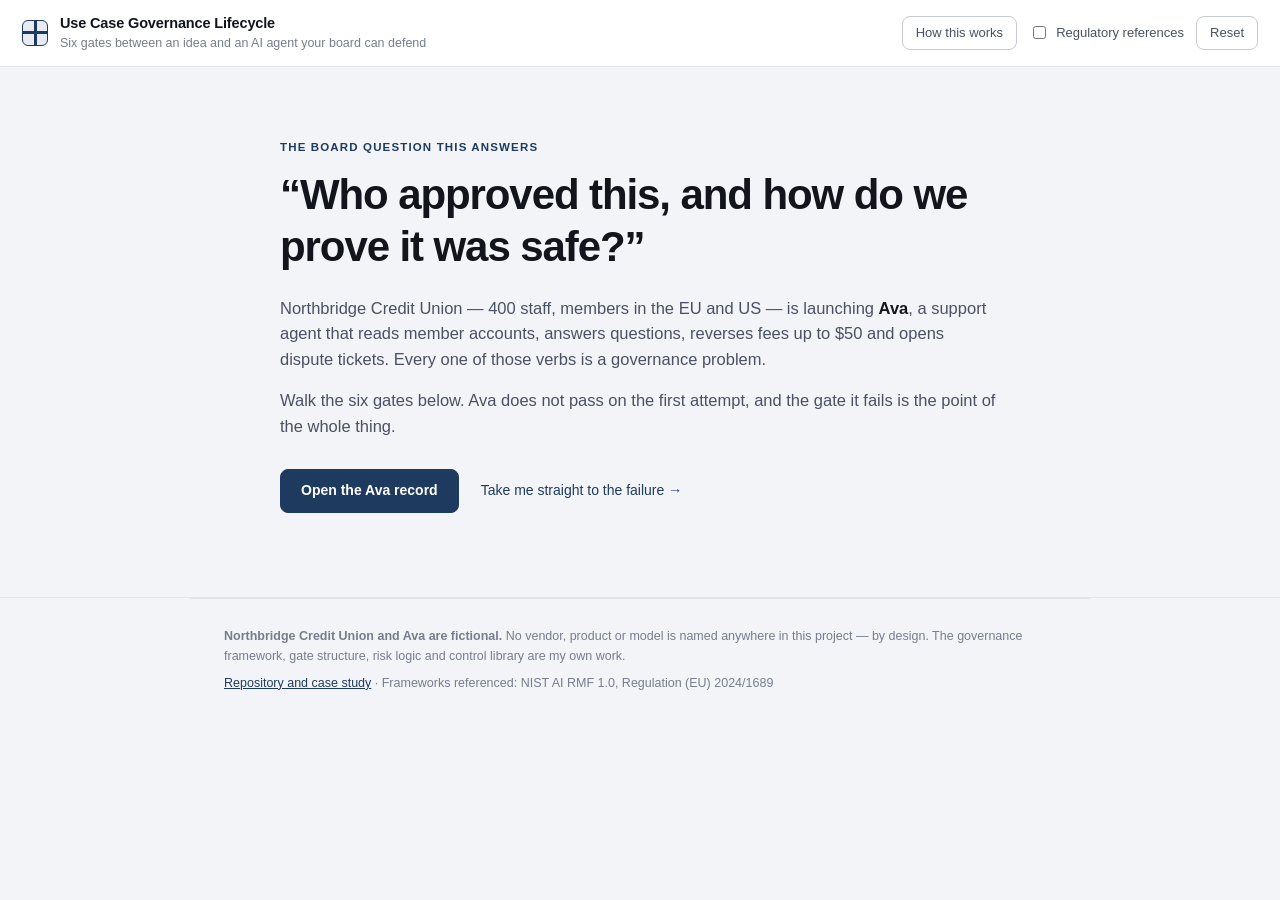
<file: index.html>
<!DOCTYPE html>
<html lang="en">
<head>
<meta charset="utf-8">
<meta name="viewport" content="width=device-width, initial-scale=1">
<title>Use Case Governance Lifecycle — six gates from idea to approved AI agent</title>
<meta name="description" content="A working six-gate governance lifecycle for AI agents, demonstrated on a fictional credit union support agent that fails its control gate on the first pass.">
<link rel="stylesheet" href="assets/styles.css">
</head>
<body>

<header class="topbar">
  <div class="brand">
    <span class="mark" aria-hidden="true"></span>
    <div>
      <strong>Use Case Governance Lifecycle</strong>
      <span class="sub">Six gates between an idea and an AI agent your board can defend</span>
    </div>
  </div>
  <div class="topctl">
    <button id="methbtn" class="ghost">How this works</button>
    <label class="tog"><input type="checkbox" id="regtoggle"><span>Regulatory references</span></label>
    <button id="resetbtn" class="ghost">Reset</button>
  </div>
</header>

<div id="intro" class="intro">
  <div class="intro-in">
    <p class="eyebrow">The board question this answers</p>
    <h1>“Who approved this, and how do we prove it was safe?”</h1>
    <p class="lede">Northbridge Credit Union — 400 staff, members in the EU and US — is launching <strong>Ava</strong>, a support agent that reads member accounts, answers questions, reverses fees up to $50 and opens dispute tickets. Every one of those verbs is a governance problem.</p>
    <p class="lede">Walk the six gates below. Ava does not pass on the first attempt, and the gate it fails is the point of the whole thing.</p>
    <div class="intro-act">
      <button id="startbtn" class="primary">Open the Ava record</button>
      <a class="linky" href="#" id="jumpfail">Take me straight to the failure →</a>
    </div>
  </div>
</div>

<main id="app" hidden>
  <nav class="rail" aria-label="Lifecycle gates">
    <ol id="railList"></ol>
    <div class="railfoot">
      <div class="tierbox" id="tierBox">
        <span class="tierlabel">Risk tier</span>
        <span class="tiername" id="tierName">Not yet assessed</span>
      </div>
      <button id="recordbtn" class="ghost wide">View approval record</button>
    </div>
  </nav>

  <section class="stage" id="stage"></section>

  <aside class="side">
    <h2 class="sidehead">Decision log</h2>
    <p class="sidenote">Append-only. This is the artefact that answers the board question.</p>
    <ol id="logList" class="log"></ol>
  </aside>
</main>

<div id="modal" class="modal" hidden>
  <div class="modal-in" role="dialog" aria-modal="true" aria-label="Approval record">
    <div class="modal-head">
      <strong>Approval record</strong>
      <div>
        <button id="copyrec" class="ghost">Copy as Markdown</button>
        <button id="closerec" class="ghost">Close</button>
      </div>
    </div>
    <div id="recbody" class="recbody"></div>
  </div>
</div>

<div id="methModal" class="modal" hidden>
  <div class="modal-in" role="dialog" aria-modal="true" aria-label="How this works">
    <div class="modal-head">
      <strong>How this works</strong>
      <div>
        <button id="closemeth" class="ghost">Close</button>
      </div>
    </div>
    <div id="methbody" class="recbody"></div>
  </div>
</div>

<footer class="foot">
  <p><strong>Northbridge Credit Union and Ava are fictional.</strong> No vendor, product or model is named anywhere in this project — by design. The governance framework, gate structure, risk logic and control library are my own work.</p>
  <p class="foot-links"><a href="https://github.com/Saa2252/use-case-governance-lifecycle">Repository and case study</a> · Frameworks referenced: NIST AI RMF 1.0, Regulation (EU) 2024/1689</p>
</footer>

<script src="assets/data.js"></script>
<script src="assets/app.js"></script>
</body>
</html>
</file>
<file: assets/styles.css>
/* Use Case Governance Lifecycle — styles */

/* Cool neutral base + deep navy accent — closer to the register of real GRC
   /  enterprise-risk tooling (Vanta, Drata, OneTrust, ServiceNow) than the
   warmer teal-on-cream a consumer or wellness product would use. */
:root {
  --bg: #f3f4f7;
  --panel: #ffffff;
  --ink: #12151c;
  --ink2: #4a5163;
  --ink3: #767d8e;
  --line: #e2e4ea;
  --line2: #c7cad4;
  --accent: #1f3a5f;
  --accent-soft: #e7ecf3;
  --ok: #196b45;
  --ok-soft: #e3f1ea;
  --warn: #8a5a00;
  --warn-soft: #f7eeda;
  --bad: #a3242a;
  --bad-soft: #f9e9e8;
  --radius: 10px;
  --mono: ui-monospace, SFMono-Regular, "SF Mono", Menlo, monospace;
  --sans: -apple-system, BlinkMacSystemFont, "Segoe UI", Inter, Helvetica, Arial, sans-serif;
}

@media (prefers-color-scheme: dark) {
  :root {
    --bg: #0e1014; --panel: #171a21; --ink: #edeef2; --ink2: #a8afbd; --ink3: #767e8e;
    --line: #262a33; --line2: #333846; --accent: #5085b8; --accent-soft: #172a3f;
    --ok: #5fbf8a; --ok-soft: #12281c; --warn: #d9a441; --warn-soft: #2a2013;
    --bad: #dd8481; --bad-soft: #301a1a;
  }
}

* { box-sizing: border-box; }

/* `hidden` must beat the display rules below (.modal is grid, main is grid). */
[hidden] { display: none !important; }

html { -webkit-text-size-adjust: 100%; }

body {
  margin: 0;
  font-family: var(--sans);
  background: var(--bg);
  color: var(--ink);
  font-size: 15px;
  line-height: 1.55;
}

button { font: inherit; cursor: pointer; }
h1, h2, h3, h4 { line-height: 1.25; margin: 0; font-weight: 600; letter-spacing: -0.011em; }

/* ---------- top bar ---------- */

.topbar {
  display: flex; align-items: center; justify-content: space-between; gap: 20px;
  padding: 12px 22px; background: var(--panel);
  border-bottom: 1px solid var(--line);
  position: sticky; top: 0; z-index: 40; flex-wrap: wrap;
}

.brand { display: flex; align-items: center; gap: 12px; }
.brand strong { display: block; font-size: 14.5px; letter-spacing: -0.01em; }
.brand .sub { display: block; font-size: 12.5px; color: var(--ink3); }

.mark {
  width: 26px; height: 26px; border-radius: 6px; flex: none;
  background:
    linear-gradient(var(--accent), var(--accent)) center/100% 3px no-repeat,
    linear-gradient(var(--accent), var(--accent)) center/3px 100% no-repeat,
    var(--accent-soft);
  border: 1px solid var(--accent);
}

.topctl { display: flex; align-items: center; gap: 12px; flex-wrap: wrap; }

.tog { display: inline-flex; align-items: center; gap: 7px; font-size: 13px; color: var(--ink2); cursor: pointer; }
.tog input { accent-color: var(--accent); }

button.ghost {
  background: transparent; border: 1px solid var(--line2); color: var(--ink2);
  border-radius: 8px; padding: 6px 13px; font-size: 13px;
}
button.ghost:hover { border-color: var(--accent); color: var(--accent); }
button.ghost.wide { width: 100%; }

button.primary {
  background: var(--accent); color: #fff; border: 1px solid var(--accent);
  border-radius: 8px; padding: 10px 20px; font-size: 14px; font-weight: 550;
}
button.primary:hover { filter: brightness(1.12); }
button.primary:disabled { opacity: .42; cursor: not-allowed; filter: none; }

/* ---------- intro ---------- */

.intro { padding: 72px 22px 84px; border-bottom: 1px solid var(--line); }
.intro-in { max-width: 720px; margin: 0 auto; }
.eyebrow { font-size: 11.5px; letter-spacing: .1em; text-transform: uppercase; color: var(--accent); margin: 0 0 12px; font-weight: 600; }
.intro h1 { font-size: clamp(28px, 5vw, 42px); margin-bottom: 22px; letter-spacing: -0.026em; }
.lede { font-size: 16.5px; color: var(--ink2); margin: 0 0 16px; }
.lede strong { color: var(--ink); }
.intro-act { margin-top: 30px; display: flex; align-items: center; gap: 22px; flex-wrap: wrap; }
.linky { color: var(--accent); font-size: 14px; text-decoration: none; border-bottom: 1px solid transparent; }
.linky:hover { border-bottom-color: var(--accent); }

/* ---------- layout ---------- */

main {
  display: grid;
  grid-template-columns: 268px minmax(0, 1fr) 300px;
  align-items: start;
  max-width: 1440px; margin: 0 auto;
}

.rail, .side {
  position: sticky; top: 62px;
  max-height: calc(100vh - 62px); overflow-y: auto;
  padding: 24px 18px;
}
.rail { border-right: 1px solid var(--line); }
.side { border-left: 1px solid var(--line); }

.stage { padding: 30px 34px 90px; min-width: 0; }

/* ---------- gate rail ---------- */

.rail ol { list-style: none; margin: 0; padding: 0; }

.railitem {
  display: grid; grid-template-columns: 26px 1fr; gap: 11px;
  padding: 11px 11px; border-radius: 9px; cursor: pointer;
  border: 1px solid transparent; margin-bottom: 3px;
}
.railitem:hover { background: var(--panel); }
.railitem.cur { background: var(--panel); border-color: var(--line2); }

.rnum {
  width: 26px; height: 26px; border-radius: 50%; display: grid; place-items: center;
  font-size: 12px; font-weight: 600; border: 1px solid var(--line2); color: var(--ink3);
  background: var(--bg);
}
.railitem.cur .rnum { border-color: var(--accent); color: var(--accent); }
.rnum.done { background: var(--ok); border-color: var(--ok); color: #fff; }
.rnum.fail { background: var(--bad); border-color: var(--bad); color: #fff; }
.rnum.cond { background: var(--warn); border-color: var(--warn); color: #fff; }

.rtitle { display: block; font-size: 13.5px; font-weight: 550; }
.rformal { display: block; font-size: 11.5px; color: var(--ink3); }

.railfoot { margin-top: 22px; padding-top: 18px; border-top: 1px solid var(--line); display: grid; gap: 12px; }
.tierbox { padding: 11px 13px; border-radius: 9px; border: 1px solid var(--line2); background: var(--panel); }
.tierlabel { display: block; font-size: 11px; text-transform: uppercase; letter-spacing: .08em; color: var(--ink3); }
.tiername { font-size: 14px; font-weight: 600; }
.tierbox.t1 { border-color: var(--bad); background: var(--bad-soft); } .tierbox.t1 .tiername { color: var(--bad); }
.tierbox.t2 { border-color: var(--warn); background: var(--warn-soft); } .tierbox.t2 .tiername { color: var(--warn); }
.tierbox.t3 { border-color: var(--ok); background: var(--ok-soft); } .tierbox.t3 .tiername { color: var(--ok); }

/* ---------- gate header ---------- */

.gatehead { margin-bottom: 26px; }
.gatehead .gn { font-size: 11.5px; letter-spacing: .1em; text-transform: uppercase; color: var(--accent); font-weight: 600; }
.gatehead h2 { font-size: clamp(23px, 3.4vw, 31px); margin: 7px 0 10px; letter-spacing: -0.022em; }
.gatehead .gq { color: var(--ink2); max-width: 62ch; margin: 0 0 16px; }

.meta { display: flex; gap: 10px; flex-wrap: wrap; }
.chip {
  font-size: 12px; padding: 4px 11px; border-radius: 20px;
  border: 1px solid var(--line2); color: var(--ink2); background: var(--panel);
}
.chip b { font-weight: 600; color: var(--ink); }

/* ---------- cards / fields ---------- */

.card {
  background: var(--panel); border: 1px solid var(--line);
  border-radius: var(--radius); padding: 20px 22px; margin-bottom: 14px;
}
.card > h3 { font-size: 15px; margin-bottom: 4px; }
.card .hint { font-size: 13px; color: var(--ink3); margin: 0 0 14px; }

.f { margin-bottom: 20px; }
.f:last-child { margin-bottom: 0; }
.f label.lab { display: block; font-size: 14px; font-weight: 550; margin-bottom: 3px; }
.f .fh { font-size: 12.5px; color: var(--ink3); margin: 0 0 8px; }

input[type=text], textarea, select {
  width: 100%; font: inherit; font-size: 14px; color: var(--ink);
  background: var(--bg); border: 1px solid var(--line2);
  border-radius: 8px; padding: 9px 11px;
}
textarea { min-height: 74px; resize: vertical; }
input[type=text]:focus, textarea:focus, select:focus { outline: 2px solid var(--accent); outline-offset: -1px; border-color: var(--accent); }

.checks { display: grid; gap: 7px; }
.checks label { display: flex; gap: 9px; align-items: flex-start; font-size: 14px; color: var(--ink2); cursor: pointer; }
.checks input { accent-color: var(--accent); margin-top: 3px; }

/* ---------- risk questions ---------- */

.rq { border-bottom: 1px solid var(--line); padding: 18px 0; }
.rq:first-of-type { padding-top: 0; }
.rq:last-of-type { border-bottom: 0; padding-bottom: 0; }
.rq .lab { font-size: 14.5px; font-weight: 550; display: block; margin-bottom: 3px; }
.rq .why { font-size: 12.5px; color: var(--ink3); margin: 0 0 11px; max-width: 66ch; }

.wtag { font-size: 10px; font-weight: 700; letter-spacing: .04em; text-transform: uppercase;
  color: var(--accent); background: var(--accent-soft); border: 1px solid var(--accent);
  border-radius: 4px; padding: 2px 7px; margin-left: 8px; vertical-align: middle; cursor: help; }

.opts { display: grid; gap: 6px; }
.opt {
  display: flex; gap: 9px; align-items: flex-start; font-size: 13.5px; color: var(--ink2);
  padding: 7px 11px; border: 1px solid var(--line); border-radius: 8px; cursor: pointer; background: var(--bg);
}
.opt:hover { border-color: var(--line2); }
.opt.sel { border-color: var(--accent); background: var(--accent-soft); color: var(--ink); }
.opt input { accent-color: var(--accent); margin-top: 3px; }
.opt .sev { margin-left: auto; font-size: 10.5px; letter-spacing: .06em; text-transform: uppercase; color: var(--ink3); }

/* ---------- verdict block ---------- */

.verdict { border-radius: var(--radius); padding: 20px 22px; margin-bottom: 14px; border: 1px solid; }
.verdict.t1 { border-color: var(--bad); background: var(--bad-soft); }
.verdict.t2 { border-color: var(--warn); background: var(--warn-soft); }
.verdict.t3 { border-color: var(--ok); background: var(--ok-soft); }
.verdict h3 { font-size: 19px; margin-bottom: 6px; }
.verdict p { margin: 0 0 12px; font-size: 14px; color: var(--ink2); }
.verdict ul { margin: 0; padding-left: 18px; font-size: 13.5px; color: var(--ink2); }
.verdict li { margin-bottom: 6px; }
.verdict li b { color: var(--ink); }

/* ---------- controls ---------- */

.cgroup { font-size: 11.5px; letter-spacing: .09em; text-transform: uppercase; color: var(--ink3);
  font-weight: 600; margin: 22px 0 9px; }
.cgroup:first-child { margin-top: 0; }

.ctrl { background: var(--panel); border: 1px solid var(--line); border-radius: var(--radius);
  padding: 16px 18px; margin-bottom: 9px; }
.ctrl.bad { border-color: var(--bad); border-left-width: 3px; }
.ctrl.cond { border-color: var(--warn); border-left-width: 3px; }
.ctrl.ok { border-left: 3px solid var(--ok); }

.ctrl-top { display: flex; gap: 14px; align-items: flex-start; justify-content: space-between; }
.ctrl h4 { font-size: 14.5px; }
.ctrl .plain { font-size: 13.5px; color: var(--ink2); margin: 5px 0 0; max-width: 68ch; }
.ctrl .askq { font-size: 13px; color: var(--ink3); margin: 8px 0 0; font-style: italic; }

.states { display: flex; gap: 5px; flex: none; }
.states button {
  border: 1px solid var(--line2); background: var(--bg); color: var(--ink3);
  border-radius: 7px; padding: 4px 10px; font-size: 12px;
}
.states button[data-s=yes].on { background: var(--ok); border-color: var(--ok); color: #fff; }
.states button[data-s=no].on { background: var(--bad); border-color: var(--bad); color: #fff; }
.states button[data-s=na].on { background: var(--ink3); border-color: var(--ink3); color: #fff; }
/* Prohibited-practice screen: opposite polarity from the controls above —
   here "No" is the safe answer, so it takes the ok colour, not "Yes". */
.states button[data-s=clear].on { background: var(--ok); border-color: var(--ok); color: #fff; }
.states button[data-s=flag].on { background: var(--bad); border-color: var(--bad); color: #fff; }

.prohcheck { padding: 13px 0; border-top: 1px solid var(--line); }
.prohcheck:first-child { border-top: 0; padding-top: 0; }
.prohcheck .q { font-size: 13.5px; color: var(--ink); }
.prohcheck .art { font-family: var(--mono); font-size: 10.5px; color: var(--ink3);
  margin-left: 8px; white-space: nowrap; }
.prohcheck .states { margin-top: 9px; }

/* Collapsed by default: a clean pass (the ordinary case) shouldn't cost a
   skimming reviewer eight rows of scroll. <details>/<summary> rather than
   a hand-rolled JS toggle — free keyboard support, no extra state to manage
   for open/closed beyond remembering a manual open across re-renders. */
.prohdetails > summary {
  list-style: none; cursor: pointer; display: flex; align-items: center; gap: 9px;
  font-size: 15px; font-weight: 600; color: var(--ink);
}
.prohdetails > summary::-webkit-details-marker { display: none; }
.prohdetails > summary::before {
  content: '▸'; font-size: 11px; color: var(--ink3); flex: none;
  transition: transform .15s ease;
}
.prohdetails[open] > summary::before { transform: rotate(90deg); }
.prohdetails[open] > summary { margin-bottom: 4px; }
.prohsummary { margin-left: auto; font-size: 12px; font-weight: 600; }
.prohbody { margin-top: 14px; }

.ctrl textarea { margin-top: 11px; min-height: 54px; font-size: 13.5px; }

.condbox { margin-top: 12px; padding: 12px 14px; border-radius: 8px;
  background: var(--warn-soft); border: 1px solid var(--warn); font-size: 13.5px; }
.condbox .cl { font-size: 11px; text-transform: uppercase; letter-spacing: .08em; color: var(--warn); font-weight: 700; }
.condbox p { margin: 4px 0 0; color: var(--ink2); }
.condbox .cmeta { margin-top: 7px; font-size: 12.5px; color: var(--ink3); }

.regrow { margin-top: 11px; padding-top: 10px; border-top: 1px dashed var(--line2); display: flex; gap: 8px; flex-wrap: wrap; }
.tag { font-family: var(--mono); font-size: 11px; padding: 2px 8px; border-radius: 5px;
  background: var(--accent-soft); color: var(--accent); border: 1px solid var(--accent); }
.tag.eu { background: transparent; }

/* ---------- banners ---------- */

.banner { border-radius: var(--radius); padding: 18px 20px; margin-bottom: 16px; border: 1px solid; }
.banner h3 { font-size: 16px; margin-bottom: 6px; }
.banner p { margin: 0 0 12px; font-size: 14px; color: var(--ink2); }
.banner p:last-child { margin-bottom: 0; }
.banner.stop { border-color: var(--bad); background: var(--bad-soft); }
.banner.stop h3 { color: var(--bad); }
.banner.go { border-color: var(--ok); background: var(--ok-soft); }
.banner.go h3 { color: var(--ok); }
.banner.info { border-color: var(--accent); background: var(--accent-soft); }
.banner.info h3 { color: var(--accent); }

/* ---------- evidence ---------- */

.ev { background: var(--panel); border: 1px solid var(--line); border-radius: var(--radius);
  padding: 15px 18px; margin-bottom: 9px; }
.ev.missing { border-color: var(--bad); border-left: 3px solid var(--bad); }
.ev h4 { font-size: 14px; margin-bottom: 8px; }
.ev ul { list-style: none; margin: 0; padding: 0; }
.ev li { display: flex; gap: 10px; align-items: baseline; font-size: 13.5px; color: var(--ink2);
  padding: 5px 0; border-top: 1px solid var(--line); }
.ev li:first-child { border-top: 0; }
.ev li .dt { font-family: var(--mono); font-size: 11.5px; color: var(--ink3); flex: none; }
.ev li .ow { margin-left: auto; font-size: 12px; color: var(--ink3); flex: none; }
.ev .none { font-size: 13px; color: var(--bad); }
.evadd { display: flex; gap: 7px; margin-top: 10px; }
.evadd input { flex: 1; font-size: 13px; padding: 6px 9px; }

/* ---------- signatures ---------- */

.sig { background: var(--panel); border: 1px solid var(--line); border-radius: var(--radius);
  padding: 16px 18px; margin-bottom: 9px; display: grid; gap: 10px;
  grid-template-columns: 200px 1fr auto; align-items: center; }
.sig .who { font-size: 13.5px; }
.sig .who b { display: block; font-size: 14px; }
.sig .who span { color: var(--ink3); font-size: 12.5px; }
.sig.signed { border-left: 3px solid var(--ok); }
.sig .stamp { font-family: var(--mono); font-size: 12px; color: var(--ok); }

/* ---------- monitoring table ---------- */

.tblwrap { overflow-x: auto; border: 1px solid var(--line); border-radius: var(--radius); background: var(--panel); }
table { border-collapse: collapse; width: 100%; min-width: 640px; font-size: 13.5px; }
th, td { text-align: left; padding: 10px 14px; border-bottom: 1px solid var(--line); vertical-align: top; }
th { font-size: 11.5px; text-transform: uppercase; letter-spacing: .07em; color: var(--ink3); font-weight: 600; }
tr:last-child td { border-bottom: 0; }
td .num { font-family: var(--mono); }

/* ---------- decision log ---------- */

.sidehead { font-size: 12px; letter-spacing: .08em; text-transform: uppercase; color: var(--ink3); }
.sidenote { font-size: 12.5px; color: var(--ink3); margin: 5px 0 16px; }
.log { list-style: none; margin: 0; padding: 0; }
.log li { position: relative; padding: 0 0 16px 18px; border-left: 1px solid var(--line2); }
.log li:last-child { border-left-color: transparent; }
.log li::before { content: ''; position: absolute; left: -4.5px; top: 5px; width: 8px; height: 8px;
  border-radius: 50%; background: var(--line2); }
.log li.ev-fail::before { background: var(--bad); }
.log li.ev-cond::before { background: var(--warn); }
.log li.ev-pass::before { background: var(--ok); }
.log .lt { font-family: var(--mono); font-size: 11px; color: var(--ink3); }
.log .lm { font-size: 12.5px; color: var(--ink2); }
.log .lm b { color: var(--ink); font-weight: 550; }
.log .empty { font-size: 13px; color: var(--ink3); font-style: italic; }

/* ---------- nav buttons ---------- */

.navrow { display: flex; gap: 10px; margin-top: 26px; align-items: center; flex-wrap: wrap; }
.navrow .spacer { flex: 1; }
.blockmsg { font-size: 13px; color: var(--bad); }

/* ---------- reg panel ---------- */

.regpanel { border: 1px solid var(--accent); border-radius: var(--radius);
  background: var(--accent-soft); padding: 18px 20px; margin-bottom: 16px; }
.regpanel h3 { font-size: 15px; color: var(--accent); margin-bottom: 9px; }
.regpanel p { font-size: 13.5px; color: var(--ink2); margin: 0 0 10px; }
.regpanel p:last-child { margin-bottom: 0; }

/* ---------- modal ---------- */

.modal { position: fixed; inset: 0; background: rgba(0,0,0,.45); z-index: 90;
  display: grid; place-items: center; padding: 24px; }
.modal-in { background: var(--panel); border-radius: 12px; width: min(880px, 100%);
  max-height: 88vh; display: flex; flex-direction: column; border: 1px solid var(--line2); }
.modal-head { display: flex; justify-content: space-between; align-items: center; gap: 12px;
  padding: 14px 20px; border-bottom: 1px solid var(--line); }
.modal-head > div { display: flex; gap: 8px; }
.recbody { overflow-y: auto; padding: 26px 30px; }
.recbody h3 { font-size: 18px; margin: 22px 0 8px; }
.recbody h3:first-child { margin-top: 0; }
.recbody h4 { font-size: 13px; text-transform: uppercase; letter-spacing: .07em; color: var(--ink3); margin: 20px 0 7px; }
.recbody p, .recbody li { font-size: 13.5px; color: var(--ink2); }
.recbody dl { display: grid; grid-template-columns: 190px 1fr; gap: 6px 16px; margin: 0; font-size: 13.5px; }
.recbody dt { color: var(--ink3); }
.recbody dd { margin: 0; color: var(--ink); }
.recbody .rechead { border-bottom: 2px solid var(--ink); padding-bottom: 12px; margin-bottom: 18px; }
.recbody .stamp-big { display: inline-block; font-family: var(--mono); font-size: 12px;
  padding: 5px 12px; border-radius: 6px; margin-top: 8px; }
.stamp-big.ok { background: var(--ok-soft); color: var(--ok); border: 1px solid var(--ok); }
.stamp-big.bad { background: var(--bad-soft); color: var(--bad); border: 1px solid var(--bad); }

/* ---------- footer ---------- */

.foot { border-top: 1px solid var(--line); padding: 28px 34px 46px; max-width: 900px; margin: 0 auto; }
.foot p { font-size: 12.5px; color: var(--ink3); margin: 0 0 8px; }
.foot a { color: var(--accent); }

/* ---------- responsive ---------- */

@media (max-width: 1180px) {
  main { grid-template-columns: 232px minmax(0, 1fr); }
  .side { grid-column: 1 / -1; position: static; max-height: none;
    border-left: 0; border-top: 1px solid var(--line); }
  .log { display: grid; grid-template-columns: repeat(auto-fill, minmax(240px, 1fr)); gap: 0 20px; }
}

@media (max-width: 820px) {
  main { grid-template-columns: 1fr; }
  .rail { position: static; max-height: none; border-right: 0; border-bottom: 1px solid var(--line); }
  .rail ol { display: grid; grid-template-columns: repeat(auto-fill, minmax(190px, 1fr)); gap: 4px; }
  .stage { padding: 24px 18px 60px; }
  .sig { grid-template-columns: 1fr; }
  .intro { padding: 48px 18px 56px; }
}

@media print {
  .topbar, .rail, .side, .intro, .foot, .navrow, .modal-head { display: none !important; }
  .modal { position: static; background: none; padding: 0; }
  .modal-in { border: 0; max-height: none; }
  body { background: #fff; }
}
</file>
